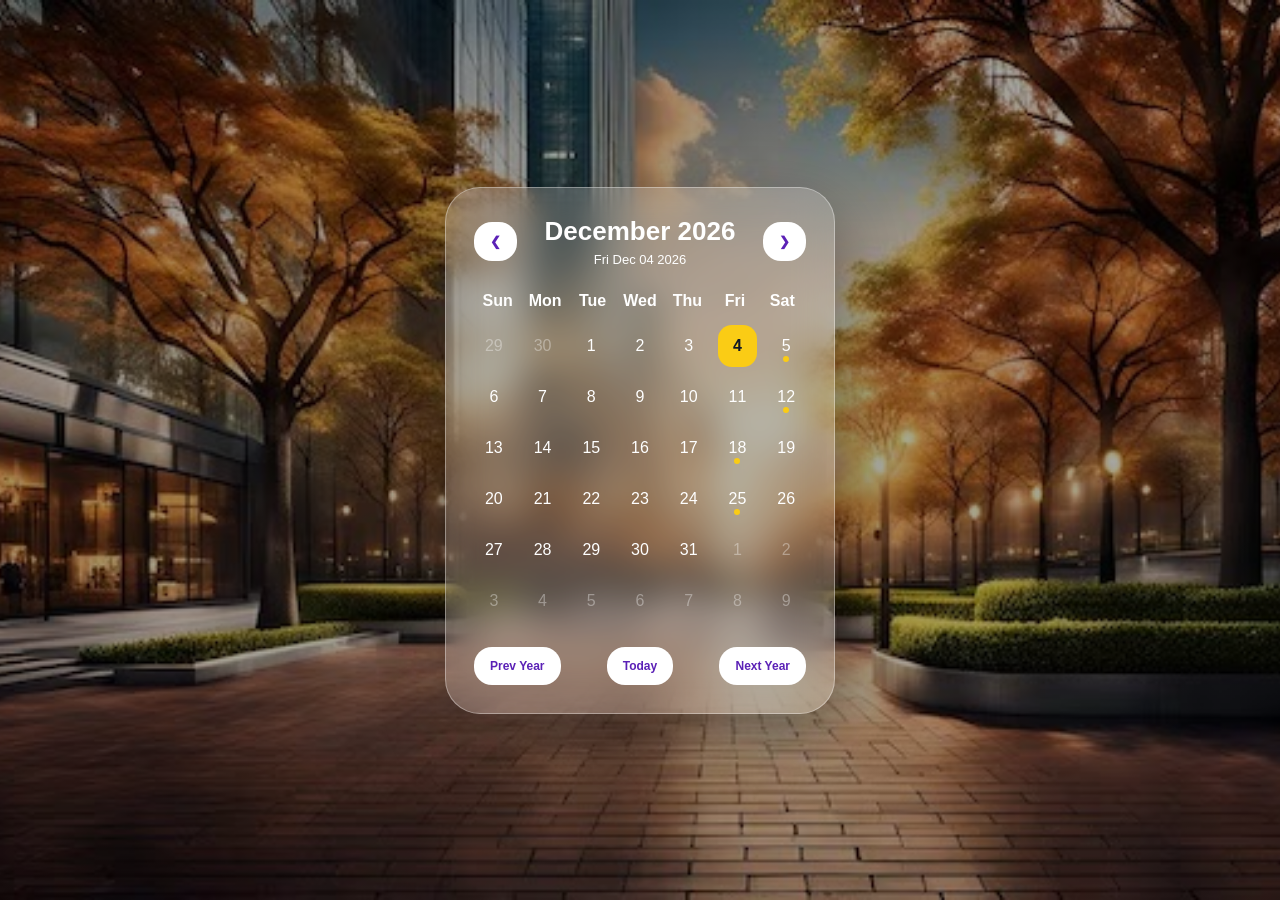
<file: Calender/index.html>
<!DOCTYPE html>
<html lang="en">
<head>
  <meta charset="UTF-8">
  <title>Attractive Calendar</title>
  <link rel="stylesheet" href="style.css">
</head>
<body>

<div class="calendar">

  <div class="calendar-header">
    <button onclick="prevMonth()">❮</button>

    <div>
      <h2 id="monthYear"></h2>
      <p id="fullDate"></p>
    </div>

    <button onclick="nextMonth()">❯</button>
  </div>

  <div class="weekdays">
    <span>Sun</span>
    <span>Mon</span>
    <span>Tue</span>
    <span>Wed</span>
    <span>Thu</span>
    <span>Fri</span>
    <span>Sat</span>
  </div>

  <div class="days" id="days"></div>

  <div class="calendar-footer">
    <button onclick="prevYear()">Prev Year</button>
    <button onclick="goToday()">Today</button>
    <button onclick="nextYear()">Next Year</button>
  </div>

</div>

<script src="script.js"></script>
</body>
</html>
</file>
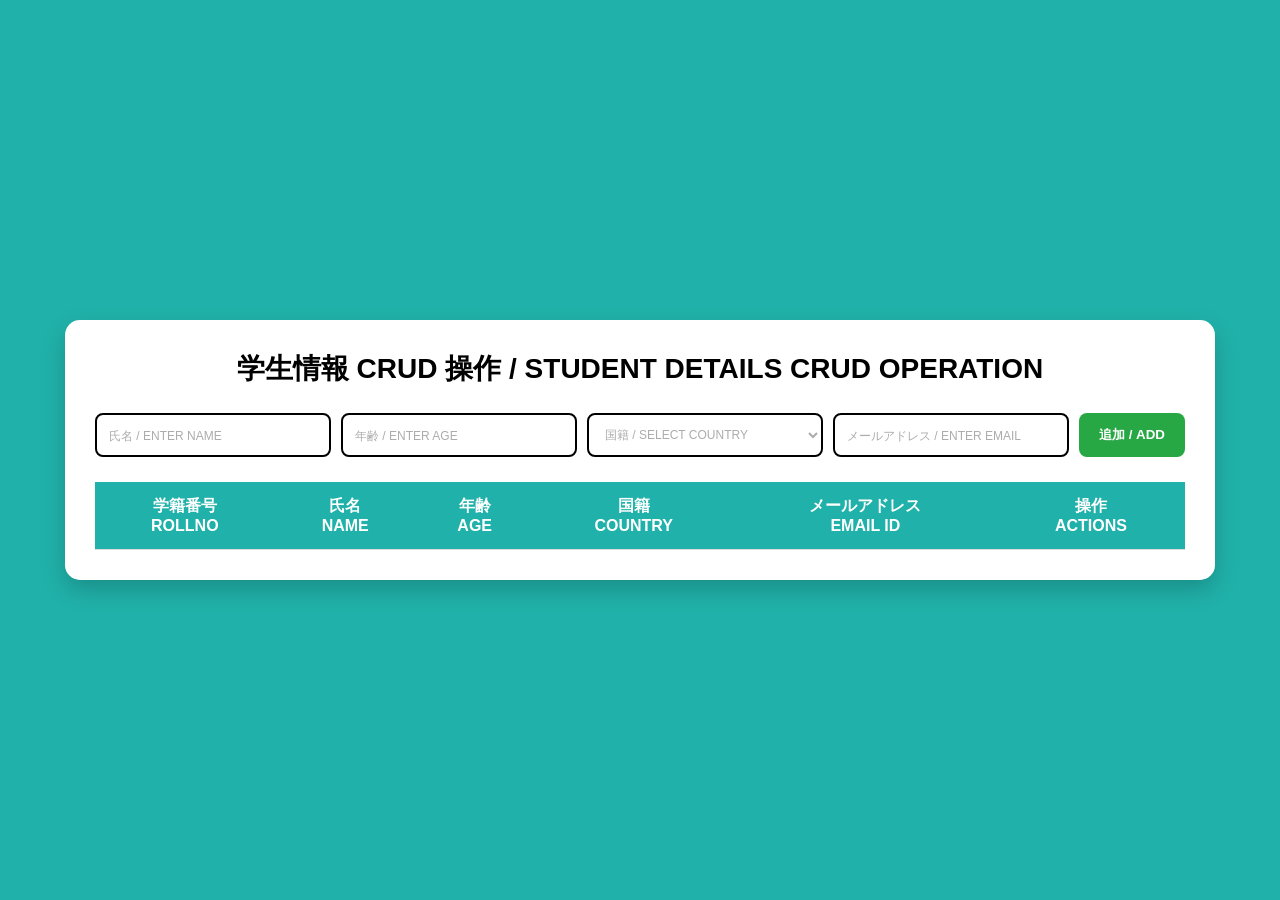
<file: CRVD Operation/index.html>
<!DOCTYPE html>
<html lang="en">
<head>
  <meta charset="UTF-8">
  <meta name="viewport" content="width=device-width, initial-scale=1.0">
  <title>学生情報 CRUD 操作 / STUDENT DETAILS CRUD OPERATION</title>
  <link rel="stylesheet" href="style.css">
</head>
<body>

<div id="container">
  <h1>学生情報 CRUD 操作 / STUDENT DETAILS CRUD OPERATION</h1>

  <div id="input-container">
    <input type="text" id="name-input" placeholder="氏名 / ENTER NAME">
    <input type="number" id="age-input" placeholder="年齢 / ENTER AGE">

    <select id="country-input" required>
      <option value="" selected disabled>国籍 / SELECT COUNTRY</option>
      <option class="country">バングラデシュ / BANGLADESH</option>
      <option class="country">カナダ / CANADA</option>
      <option class="country">インド / INDIA</option>
      <option class="country">日本 / JAPAN</option>
      <option class="country">モンゴル / MONGOLIA</option>
      <option class="country">ネパール / NEPAL</option>
      <option class="country">パキスタン / PAKISTAN</option>
      <option class="country">スリランカ / SRI LANKA</option>
      <option class="country">イギリス / UK</option>
      <option class="country">アメリカ / USA</option>
    </select>

    <input type="email" id="email-input" placeholder="メールアドレス / ENTER EMAIL">
    <button id="add-btn">追加 / ADD</button>
  </div>

  <table>
    <thead>
      <tr>
        <th>学籍番号<br>ROLLNO</th>
        <th>氏名<br>NAME</th>
        <th>年齢<br>AGE</th>
        <th>国籍<br>COUNTRY</th>
        <th>メールアドレス<br>EMAIL ID</th>
        <th>操作<br>ACTIONS</th>
      </tr>
    </thead>
    <tbody id="table-body"></tbody>
  </table>

  <div id="update-container">
    <input type="text" id="update-name-input" placeholder="氏名 / UPDATE NAME">
    <input type="number" id="update-age-input" placeholder="年齢 / UPDATE AGE">

    <select id="update-country-input" required>
      <option classname="select-country" value="" selected disabled >国籍 / SELECT COUNTRY</option>
      <option>バングラデシュ / BANGLADESH</option>
      <option>カナダ / CANADA</option>
      <option>インド / INDIA</option>
      <option>日本 / JAPAN</option>
      <option>モンゴル / MONGOLIA</option>
      <option>ネパール / NEPAL</option>
      <option>パキスタン / PAKISTAN</option>
      <option>スリランカ / SRI LANKA</option>
      <option>イギリス / UK</option>
      <option>アメリカ / USA</option>
    </select>

    <input type="email" id="update-email-input" placeholder="メールアドレス / UPDATE EMAIL">
    <button id="update-btn">更新 / UPDATE</button>
    <button id="cancel-btn">キャンセル / CANCEL</button>
  </div>
</div>

<script src="script.js"></script>
</body>
</html>
</file>
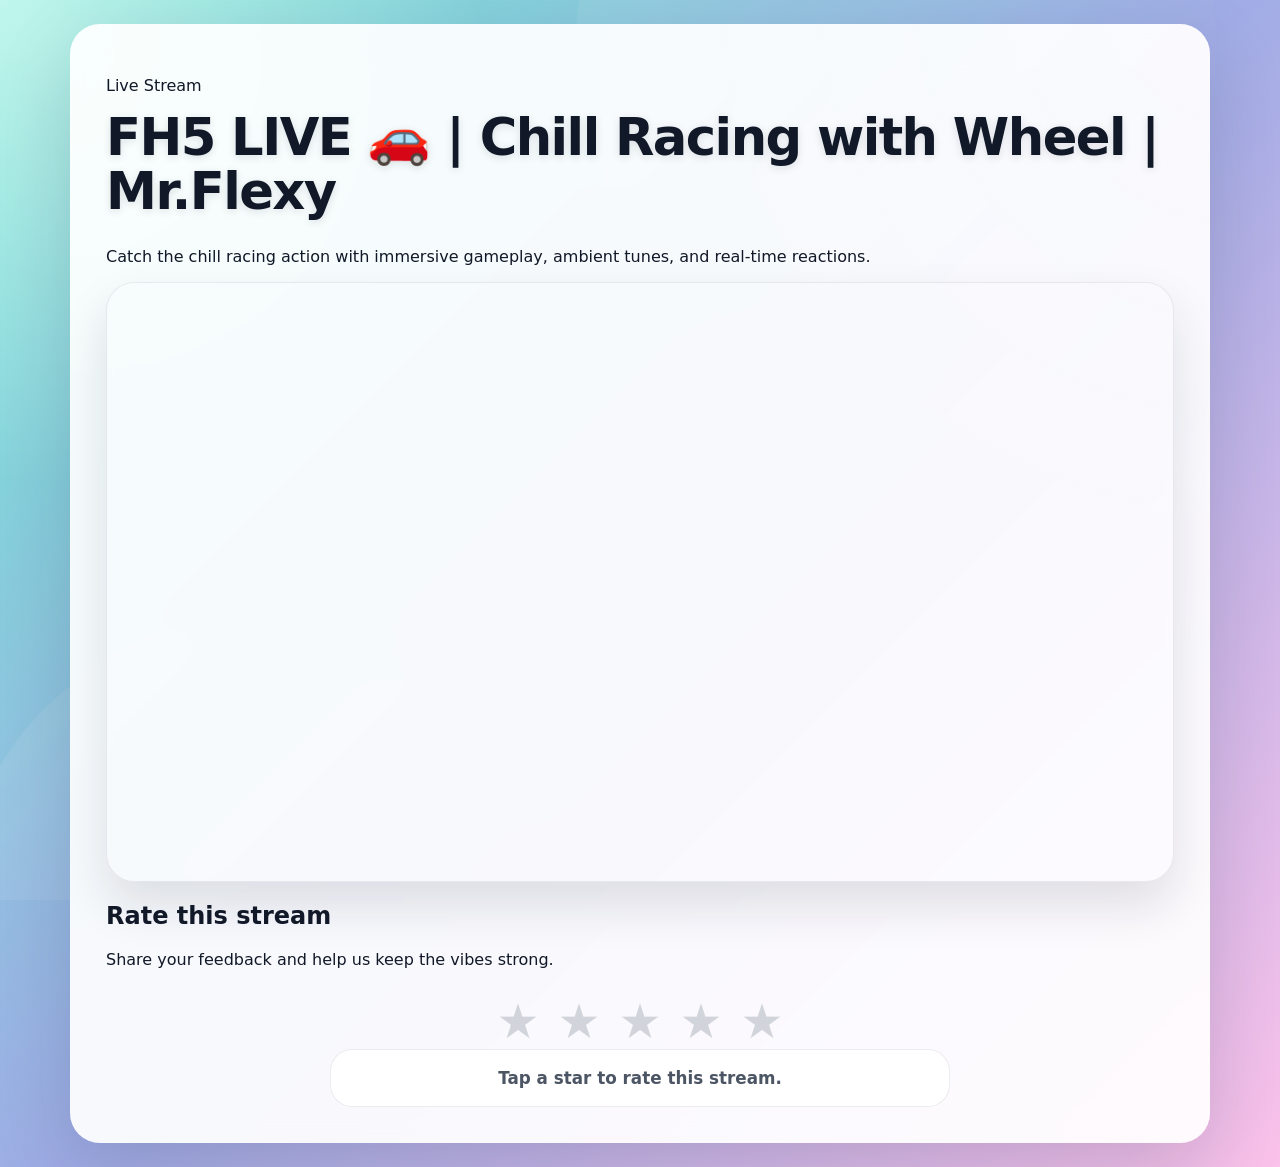
<file: Streaming Site/Index.html>
<!DOCTYPE html>
<html lang="en">
<head>
  <meta charset="UTF-8">
  <meta name="viewport" content="width=device-width, initial-scale=1.0">
  <title>FH5 LIVE 🚗 | Chill Racing with Wheel | Mr.Flexy</title>
  <link rel="stylesheet" href="style.css">
</head>
<body>
  <main class="player" aria-labelledby="stream-title">
    <div class="player__hero">
      <div>
        <p class="eyebrow">Live Stream</p>
        <h1 id="stream-title">FH5 LIVE 🚗 | Chill Racing with Wheel | Mr.Flexy</h1>
        <p class="player__subtitle">Catch the chill racing action with immersive gameplay, ambient tunes, and real-time reactions.</p>
      </div>
    </div>

    <section class="video-container" aria-label="Live stream video">
      <iframe
        src="https://www.youtube.com/embed/kD9_viBRXuM?autoplay=1&mute=1"
        title="FH5 LIVE 🚗 | Chill Racing with Wheel | Mr.Flexy"
        allow="accelerometer; autoplay; clipboard-write; encrypted-media; gyroscope; picture-in-picture"
        allowfullscreen></iframe>
    </section>

    <section class="rating-panel" aria-labelledby="rating-title">
      <div class="rating-panel__intro">
        <h2 id="rating-title">Rate this stream</h2>
        <p>Share your feedback and help us keep the vibes strong.</p>
      </div>

      <div class="stars" data-rating-id="main-stream" role="radiogroup" aria-label="Stream rating">
        <span>★</span>
        <span>★</span>
        <span>★</span>
        <span>★</span>
        <span>★</span>
      </div>

      <div class="result">Tap a star to rate this stream.</div>
    </section>
  </main>

  <script src="script.js"></script>
</body>
</html>
</file>
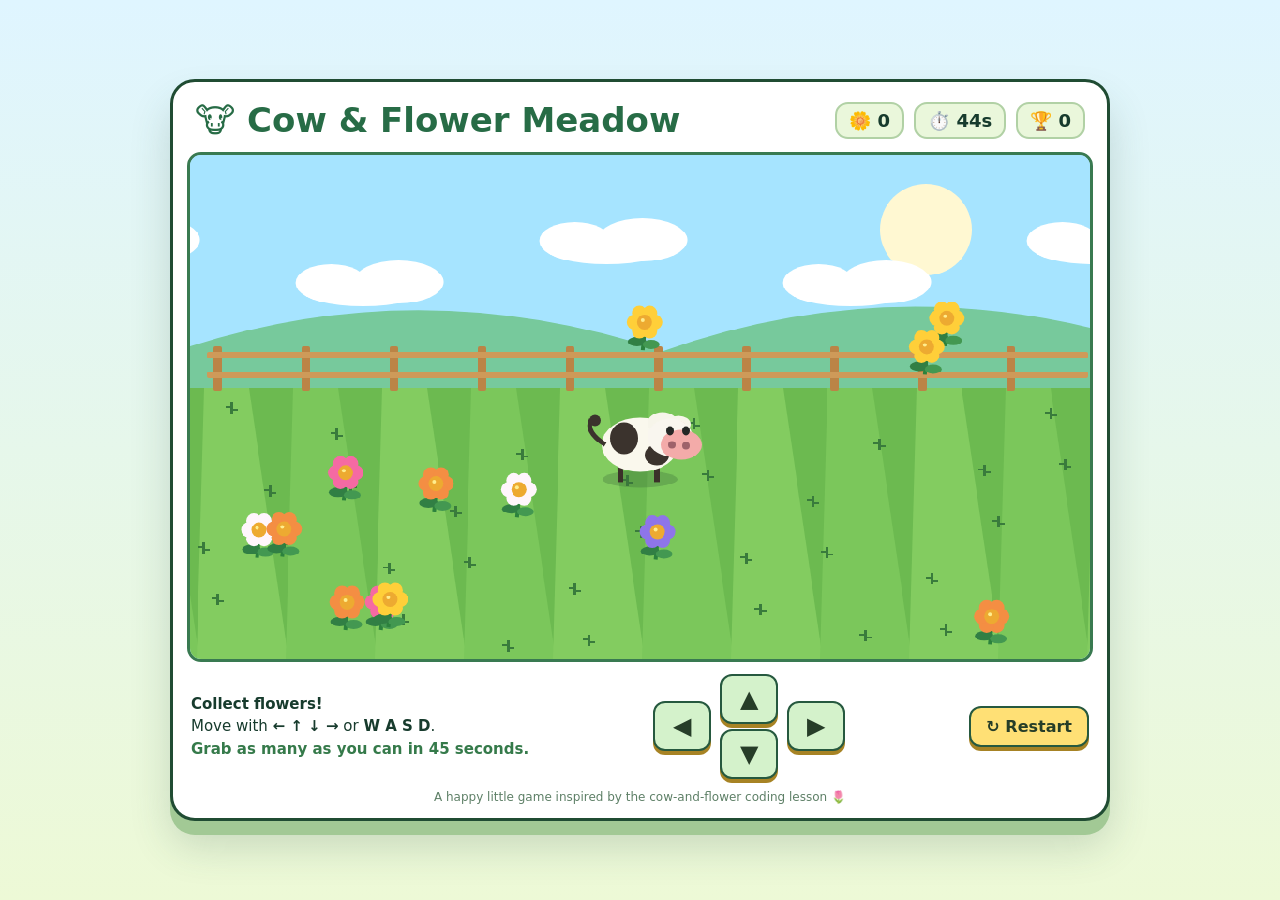
<file: 2026-11-12/cow_game.html>
<!doctype html>
<html lang="en">
<head>
<meta charset="utf-8"><meta name="viewport" content="width=device-width, initial-scale=1">
<title>Cow & Flower Meadow</title>
<style>
:root{font-family:ui-rounded,system-ui,-apple-system,'Segoe UI',sans-serif;color:#173b2d}*{box-sizing:border-box}body{margin:0;min-height:100vh;display:grid;place-items:center;background:linear-gradient(#dff5ff,#edf9d6);padding:14px}.game{width:min(940px,100%);background:white;border:3px solid #204c33;border-radius:25px;padding:14px;box-shadow:0 14px 0 #a2c995,0 25px 40px #335c4b33}header{display:flex;align-items:center;justify-content:space-between;gap:10px;flex-wrap:wrap;padding:4px 8px 12px}h1{font-size:clamp(22px,4vw,34px);margin:0;color:#276c46}header .stats{display:flex;gap:10px;flex-wrap:wrap;font-size:18px;font-weight:800}.stat{background:#eaf7db;border:2px solid #b1d1a5;border-radius:13px;padding:6px 12px}canvas{display:block;width:100%;height:auto;aspect-ratio: 16/9;background:#b9e8ff;border:3px solid #397a51;border-radius:14px;image-rendering:pixelated;touch-action:none}.bottom{display:flex;align-items:center;justify-content:space-between;gap:16px;flex-wrap:wrap;padding:12px 4px 3px}.instructions{font-size:15px;line-height:1.5}button{font:inherit;font-weight:800;border:2px solid #26593f;border-radius:12px;background:#ffe075;color:#263d28;padding:9px 15px;cursor:pointer;box-shadow:0 4px 0 #a78324}button:active{transform:translateY(3px);box-shadow:0 1px 0 #a78324}.controls{display:flex;align-items:center;gap:9px;touch-action:none}.controls button{font-size:24px;min-width:58px;min-height:49px;background:#d4f2cb;user-select:none;-webkit-user-select:none}.controls .updown{display:flex;flex-direction:column;gap:5px}.controls .updown button{min-height:38px}.message{font-weight:700;color:#357a4a}footer{text-align:center;color:#5d7f66;font-size:12px;margin-top:8px}@media(max-width:600px){.controls{width:100%;justify-content:center}.bottom{justify-content:center}.instructions{text-align:center}header{justify-content:center}}
</style></head><body><main class="game"><header><h1>🐮 Cow & Flower Meadow</h1><div class="stats"><span class="stat">🌼 <span id="score">0</span></span><span class="stat">⏱️ <span id="time">45</span>s</span><span class="stat">🏆 <span id="best">0</span></span></div></header>
<canvas id="field" width="960" height="540" aria-label="Cow game field"></canvas><div class="bottom"><div class="instructions"><strong>Collect flowers!</strong><br>Move with <strong>← ↑ ↓ →</strong> or <strong>W A S D</strong>.<br><span class="message" id="message">Grab as many as you can in 45 seconds.</span></div><div class="controls" aria-label="Touch controls"><button data-dir="left" aria-label="Move left">◀</button><div class="updown"><button data-dir="up" aria-label="Move up">▲</button><button data-dir="down" aria-label="Move down">▼</button></div><button data-dir="right" aria-label="Move right">▶</button></div><button id="restart">↻ Restart</button></div><footer>A happy little game inspired by the cow-and-flower coding lesson 🌷</footer></main>
<script>
(()=>{
const canvas=document.getElementById('field'),c=canvas.getContext('2d'),scoreEl=document.getElementById('score'),timeEl=document.getElementById('time'),bestEl=document.getElementById('best'),message=document.getElementById('message');
const W=960,H=540,keys=new Set();let cow,flowers,particles,score,timeLeft,running,last=0,spawnTimer=0,clock=0,best=0;
try{best=Number(localStorage.getItem('cow-flower-best')||0)}catch(e){}bestEl.textContent=best;
function rand(a,b){return a+Math.random()*(b-a)}function reset(){cow={x:W/2,y:H/2+40,r:28,face:1};flowers=[];particles=[];score=0;timeLeft=45;running=true;spawnTimer=0;clock=0;for(let i=0;i<13;i++)spawn();scoreEl.textContent=0;timeEl.textContent=45;message.textContent='Grab as many as you can in 45 seconds.';last=performance.now()}function spawn(){let x,y,tries=0;do{x=rand(45,W-45);y=rand(175,H-37);tries++}while(Math.hypot(x-cow.x,y-cow.y)<78&&tries<20);flowers.push({x,y,r:15,color:['#f56aa3','#ffcf39','#8e75e9','#f48e43','#fff6fc'][Math.floor(rand(0,5))],phase:rand(0,6.28)})}
function ellipse(x,y,rx,ry,color){c.fillStyle=color;c.beginPath();c.ellipse(x,y,rx,ry,0,0,Math.PI*2);c.fill()}function round(x,y,w,h,r,color){c.fillStyle=color;c.beginPath();c.roundRect(x,y,w,h,r);c.fill()}
function background(t){c.fillStyle='#a6e4ff';c.fillRect(0,0,W,H);c.fillStyle='#fff8d2';c.beginPath();c.arc(785,80,49,0,Math.PI*2);c.fill();for(let i=0;i<5;i++){let x=((i*260+50-t*5)%(W+310))-120;ellipse(x,100+(i%2)*45,65,17,'#fff');ellipse(x+38,91+(i%2)*45,48,23,'#fff');ellipse(x-34,92+(i%2)*45,38,20,'#fff')}
c.fillStyle='#77c99c';c.beginPath();c.moveTo(0,205);c.quadraticCurveTo(250,125,505,210);c.quadraticCurveTo(730,130,960,185);c.lineTo(W,H);c.lineTo(0,H);c.fill();c.fillStyle='#6cba50';c.fillRect(0,250,W,H-250);for(let i=-4;i<18;i++){let x=i*95+15;c.fillStyle=i%2?'#7bc75b':'#83cc60';c.beginPath();c.moveTo(x,250);c.lineTo(x+48,250);c.lineTo(x+90,H);c.lineTo(x-8,H);c.fill()}c.fillStyle='#397b3c';for(let i=0;i<31;i++){let x=(i*127+43)%W,y=265+(i*83)%260;c.fillRect(x,y,3,12);c.fillRect(x-5,y+4,5,2);c.fillRect(x+3,y+7,5,2)}
// Fence
for(let i=0;i<11;i++){let x=25+i*94;round(x,205,9,48,2,'#bb8446')}round(18,211,940,7,2,'#ce9a59');round(18,232,940,7,2,'#ce9a59')}
function flower(f,t){let bob=Math.sin(t*2+f.phase)*2;let y=f.y+bob;c.strokeStyle='#2c823d';c.lineWidth=4;c.beginPath();c.moveTo(f.x,y+9);c.lineTo(f.x-2,y+30);c.stroke();ellipse(f.x-8,y+21,10,5,'#317f44');ellipse(f.x+7,y+24,9,5,'#439851');for(let i=0;i<6;i++){const a=i*Math.PI/3;ellipse(f.x+Math.cos(a)*11,y+Math.sin(a)*11,8,8,f.color)}ellipse(f.x,y,8,8,'#edaa31');ellipse(f.x-2,y-2,2,2,'#ffed8d')}
function drawCow(t){c.save();c.translate(cow.x,cow.y+Math.sin(t*9)*1.6);if(cow.face<0)c.scale(-1,1);ellipse(0,38,40,9,'#3d713a55');c.strokeStyle='#3b3129';c.lineWidth=6;for(const x of [-21,18]){c.beginPath();c.moveTo(x,22);c.lineTo(x,41);c.stroke()}ellipse(0,1,41,29,'#faf8ed');ellipse(-17,-6,15,17,'#3b332d');ellipse(18,12,13,11,'#3b332d');c.strokeStyle='#3b332d';c.lineWidth=5;c.beginPath();c.moveTo(-37,1);c.quadraticCurveTo(-59,-13,-52,-26);c.stroke();ellipse(-48,-25,6,6,'#3b332d');ellipse(24,-22,16,12,'#f7f5ea');ellipse(41,-21,13,9,'#f7f5ea');ellipse(30,-20,9,6,'#f2b7b4');ellipse(42,-19,7,5,'#f2b7b4');ellipse(32,-7,24,20,'#f9f6ef');ellipse(44,1,22,16,'#f3aba9');ellipse(34,1,4,4,'#9e626a');ellipse(49,2,4,4,'#9e626a');ellipse(32,-14,4,5,'#242725');ellipse(49,-14,4,5,'#242725');c.restore()}
function pop(x,y,color){for(let i=0;i<9;i++){let a=rand(0,Math.PI*2),s=rand(45,130);particles.push({x,y,vx:Math.cos(a)*s,vy:Math.sin(a)*s-45,life:0.65,color})}}
function update(dt){if(!running)return;clock+=dt;timeLeft=Math.max(0,timeLeft-dt);timeEl.textContent=Math.ceil(timeLeft);let dx=Number(keys.has('right'))-Number(keys.has('left')),dy=Number(keys.has('down'))-Number(keys.has('up'));let m=Math.hypot(dx,dy)||1;cow.x=Math.max(37,Math.min(W-45,cow.x+dx/m*290*dt));cow.y=Math.max(175,Math.min(H-45,cow.y+dy/m*290*dt));if(dx!==0)cow.face=dx>0?1:-1;for(let i=flowers.length-1;i>=0;i--){let f=flowers[i];if(Math.hypot(f.x-cow.x,f.y-cow.y)<38){flowers.splice(i,1);score++;scoreEl.textContent=score;pop(f.x,f.y,f.color);spawn();if(score%5===0)message.textContent=['Moo-velous! 🎉','Amazing flower picking! 🌸','What a happy cow! 🐮'][Math.floor(score/5-1)%3]}}for(let i=particles.length-1;i>=0;i--){let p=particles[i];p.x+=p.vx*dt;p.y+=p.vy*dt;p.vy+=230*dt;p.life-=dt;if(p.life<=0)particles.splice(i,1)}if(timeLeft===0){running=false;message.textContent=`Time's up! You gathered ${score} flowers!`;if(score>best){best=score;bestEl.textContent=best;try{localStorage.setItem('cow-flower-best',best)}catch(e){}}}}
function draw(now){let dt=Math.min((now-last)/1000||0,0.04);last=now;update(dt);background(clock);for(const f of flowers)flower(f,clock);drawCow(clock);for(const p of particles){c.globalAlpha=Math.max(0,p.life/0.65);ellipse(p.x,p.y,5,5,p.color)}c.globalAlpha=1;if(!running){c.fillStyle='#0d3925aa';c.fillRect(0,0,W,H);round(W/2-270,H/2-100,540,200,23,'#fff8e6');c.textAlign='center';c.fillStyle='#226340';c.font='bold 51px system-ui';c.fillText('MOO-velous! 🐮',W/2,H/2-28);c.font='bold 27px system-ui';c.fillText(`You collected ${score} flowers!`,W/2,H/2+22);c.font='20px system-ui';c.fillText('Press Restart to play again',W/2,H/2+65)}requestAnimationFrame(draw)}
const keyMap={ArrowLeft:'left',ArrowRight:'right',ArrowUp:'up',ArrowDown:'down',a:'left',d:'right',w:'up',s:'down'};window.addEventListener('keydown',e=>{let dir=keyMap[e.key];if(dir){keys.add(dir);e.preventDefault()}if((e.key===' '||e.key==='Enter')&&!running)reset()});window.addEventListener('keyup',e=>{let dir=keyMap[e.key];if(dir)keys.delete(dir)});window.addEventListener('blur',()=>keys.clear());document.querySelectorAll('[data-dir]').forEach(b=>{let dir=b.dataset.dir;b.addEventListener('pointerdown',e=>{e.preventDefault();b.setPointerCapture(e.pointerId);keys.add(dir)});for(let type of ['pointerup','pointercancel','lostpointercapture'])b.addEventListener(type,()=>keys.delete(dir))});document.getElementById('restart').addEventListener('click',reset);reset();requestAnimationFrame(draw);
})();
</script></body></html>
</file>
<file: Calender/style.css>
* {
  margin: 0;
  padding: 0;
  box-sizing: border-box;
  font-family: "Segoe UI", sans-serif;
}

body {
  min-height: 100vh;
  display: flex;
  justify-content: center;
  align-items: center;

  background:
    linear-gradient(rgba(0,0,0,0.35), rgba(0,0,0,0.35)),
    url("background.jpg");

  background-size: cover;
  background-position: center;
  background-repeat: no-repeat;
}

.calendar {
  width: 390px;
  padding: 28px;
  border-radius: 35px;
  background: rgba(255,255,255,0.18);
  backdrop-filter: blur(18px);
  border: 1px solid rgba(255,255,255,0.35);
  box-shadow: 0 25px 60px rgba(0,0,0,0.35);
  color: white;
}

.calendar-header {
  display: flex;
  justify-content: space-between;
  align-items: center;
  text-align: center;
}

.calendar-header h2 {
  font-size: 26px;
}

.calendar-header p {
  margin-top: 5px;
  font-size: 13px;
}

button {
  border: none;
  cursor: pointer;
  border-radius: 18px;
  padding: 12px 16px;
  font-weight: bold;
  color: #5b21b6;
  background: white;
  transition: 0.3s;
}

button:hover {
  transform: scale(1.08);
  background: #5b21b6;
  color: white;
}

.weekdays {
  display: grid;
  grid-template-columns: repeat(7, 1fr);
  margin: 25px 0 15px;
  text-align: center;
  font-weight: bold;
}

.days {
  display: grid;
  grid-template-columns: repeat(7, 1fr);
  gap: 9px;
}

.day {
  height: 42px;
  display: flex;
  justify-content: center;
  align-items: center;
  border-radius: 14px;
  cursor: pointer;
  transition: 0.3s;
  position: relative;
}

.day:hover {
  background: rgba(255,255,255,0.25);
  transform: translateY(-4px);
}

.today {
  background: white;
  color: #7c3aed;
  font-weight: bold;
}

.selected {
  background: #facc15;
  color: #111827;
  font-weight: bold;
}

.other-month {
  opacity: 0.35;
}

.event::after {
  content: "";
  width: 6px;
  height: 6px;
  background: #facc15;
  border-radius: 50%;
  position: absolute;
  bottom: 5px;
}

.calendar-footer {
  margin-top: 25px;
  display: flex;
  justify-content: space-between;
}

.calendar-footer button {
  font-size: 12px;
}
</file>
<file: CRVD Operation/style.css>
* {
  margin: 0;
  padding: 0;
  box-sizing: border-box;
  font-family: "Segoe UI", sans-serif;
}

body {
  background: #20b2aa;
  min-height: 100vh;
  display: flex;
  justify-content: center;
  align-items: center;
  padding: 20px;
}

#container {
  width: 100%;
  max-width: 1150px;
  background: white;
  padding: 30px;
  border-radius: 15px;
  box-shadow: 0 10px 25px rgba(0,0,0,0.2);
}

h1 {
  text-align: center;
  color: #000;
  margin-bottom: 25px;
  font-size: 28px;
  font-weight: bold;
}

#input-container {
  display: flex;
  gap: 10px;
  flex-wrap: wrap;
  margin-bottom: 25px;
}

input,
select {
  flex: 1;
  min-width: 180px;
  padding: 12px;
  border: 2px solid #000;
  border-radius: 8px;
  color: #000;
  font-size: 14px;
  font-weight: bold;
  background: white;
}

input::placeholder {
  color: #acacac;
  font-size: 12px;
  font-weight: normal;
}

.country{
  color: #000000;
  font-size: 12px;
  font-weight: normal;
}

select:invalid {
  color: #acacac;
  font-size: 12px;
  font-weight: normal;
}

select:valid {
  color: #000;
  font-size: 14px;
  font-weight: bold;
}

input:focus,
select:focus {
  outline: none;
  border-color: #007bff;
  box-shadow: 0 0 8px rgba(0,123,255,0.4);
}

button {
  border: none;
  padding: 12px 20px;
  border-radius: 8px;
  cursor: pointer;
  color: white;
  font-weight: bold;
}

#add-btn {
  background: #28a745;
}

#update-btn {
  background: #007bff;
}

#cancel-btn,
.delete-btn {
  background: #dc3545;
}

.edit-btn {
  background: #ffc107;
  color: black;
  margin-right: 5px;
}

table {
  width: 100%;
  border-collapse: collapse;
}

thead {
  background: #20b2aa;
}

th {
  color: white;
}

th,
td {
  padding: 14px;
  text-align: center;
  border-bottom: 1px solid #ddd;
  font-weight: bold;
}

td {
  color: #000;
}

tbody tr:nth-child(even) {
  background: #f8f9fa;
}

tbody tr:hover {
  background: #e9f5ff;
}

#update-container {
  display: none;
  margin-top: 25px;
  background: #f8f9fa;
  padding: 20px;
  border-radius: 10px;
}



#update-container input,
#update-container select {
  margin-bottom: 10px;
}

@media(max-width: 768px) {
  #input-container {
    flex-direction: column;
  }

  table {
    font-size: 12px;
  }

  th,
  td {
    padding: 8px;
  }
}
</file>
<file: Streaming Site/style.css>
:root {
  --bg-start: #74ebd5;
  --bg-middle: #9face6;
  --bg-end: #fbc2eb;
  --surface: rgba(255, 255, 255, 0.92);
  --surface-strong: rgba(255, 255, 255, 0.98);
  --text: #111827;
  --muted: #4b5563;
  --accent: #f59e0b;
  --shadow: 0 28px 80px rgba(15, 23, 42, 0.16);
  --radius: 30px;
  --radius-sm: 18px;
}

* {
  box-sizing: border-box;
}

html {
  scroll-behavior: smooth;
}

body {
  margin: 0;
  min-height: 100vh;
  font-family: Inter, system-ui, -apple-system, BlinkMacSystemFont, 'Segoe UI', sans-serif;
  color: var(--text);
  background: radial-gradient(circle at top left, rgba(255, 255, 255, 0.55), transparent 28%),
              linear-gradient(135deg, var(--bg-start), var(--bg-middle), var(--bg-end));
  display: flex;
  justify-content: center;
  padding: 24px;
}

body::before {
  content: '';
  position: fixed;
  inset: 0;
  background: url("data:image/svg+xml,%3Csvg xmlns='http://www.w3.org/2000/svg' viewBox='0 0 600 600'%3E%3Cdefs%3E%3ClinearGradient id='g' x1='0%25' y1='0%25' x2='100%25' y2='100%25'%3E%3Cstop offset='0%25' stop-color='rgba(255,255,255,0.25)'/%3E%3Cstop offset='100%25' stop-color='rgba(255,255,255,0)'/%3E%3C/linearGradient%3E%3C/defs%3E%3Ccircle cx='420' cy='110' r='150' fill='url(%23g)'/%3E%3Ccircle cx='120' cy='520' r='140' fill='url(%23g)'/%3E%3C/svg%3E") center/cover no-repeat;
  pointer-events: none;
  opacity: 0.4;
}

.player {
  width: min(1140px, 100%);
  background: var(--surface);
  border-radius: var(--radius);
  box-shadow: var(--shadow);
  padding: 36px;
  backdrop-filter: blur(18px);
  position: relative;
  overflow: hidden;
}

.player::before {
  content: '';
  position: absolute;
  inset: -40px;
  background: radial-gradient(circle at top right, rgba(255,255,255,0.3), transparent 34%);
  pointer-events: none;
}

.player > * {
  position: relative;
  z-index: 1;
}

h1 {
  margin: 0 0 28px;
  font-size: clamp(2rem, 4vw, 3.5rem);
  line-height: 1.05;
  letter-spacing: -0.03em;
  color: #111827;
  text-shadow: 0 2px 8px rgba(15, 23, 42, 0.12);
}

.video-container {
  width: 100%;
  aspect-ratio: 16 / 9;
  border-radius: 28px;
  overflow: hidden;
  box-shadow: inset 0 0 0 1px rgba(15, 23, 42, 0.08), 0 24px 48px rgba(15, 23, 42, 0.12);
}

.video-container iframe {
  width: 100%;
  height: 100%;
  border: 0;
  display: block;
}

.stars,
.gallery {
  display: flex;
  flex-wrap: wrap;
  justify-content: center;
  gap: 18px;
  margin-top: 24px;
}

.stars {
  justify-content: center;
}

.stars span {
  font-size: clamp(2.1rem, 4vw, 3rem);
  color: #d1d5db;
  cursor: pointer;
  transition: transform 0.25s ease, color 0.25s ease;
}

.stars span:hover,
.stars span.active {
  transform: scale(1.18);
  color: var(--accent);
}

.result {
  width: min(620px, 100%);
  margin: 0 auto;
  padding: 18px 22px;
  background: var(--surface-strong);
  border-radius: 22px;
  border: 1px solid rgba(15, 23, 42, 0.08);
  font-size: 1.05rem;
  font-weight: 600;
  color: var(--muted);
  text-align: center;
}

.card {
  flex: 1 1 280px;
  min-width: 240px;
  background: rgba(255, 255, 255, 0.96);
  border-radius: 24px;
  padding: 22px;
  box-shadow: 0 18px 45px rgba(15, 23, 42, 0.1);
}

.card img {
  width: 100%;
  height: 200px;
  object-fit: cover;
  border-radius: 18px;
  margin-bottom: 18px;
}

.card h2 {
  margin: 0;
  color: #111827;
  font-size: 1.25rem;
}

@media (max-width: 860px) {
  body {
    padding: 18px;
  }

  .player {
    padding: 28px;
  }
}

@media (max-width: 640px) {
  .player {
    border-radius: 24px;
    padding: 20px;
  }

  .video-container {
    aspect-ratio: 4 / 3;
  }

  h1 {
    font-size: 2.3rem;
  }

  .stars span {
    font-size: 2.4rem;
  }

  .result {
    font-size: 0.98rem;
    padding: 16px;
  }
}

@media (prefers-reduced-motion: reduce) {
  *, *::before, *::after {
    transition: none !important;
    animation: none !important;
  }
}
</file>
